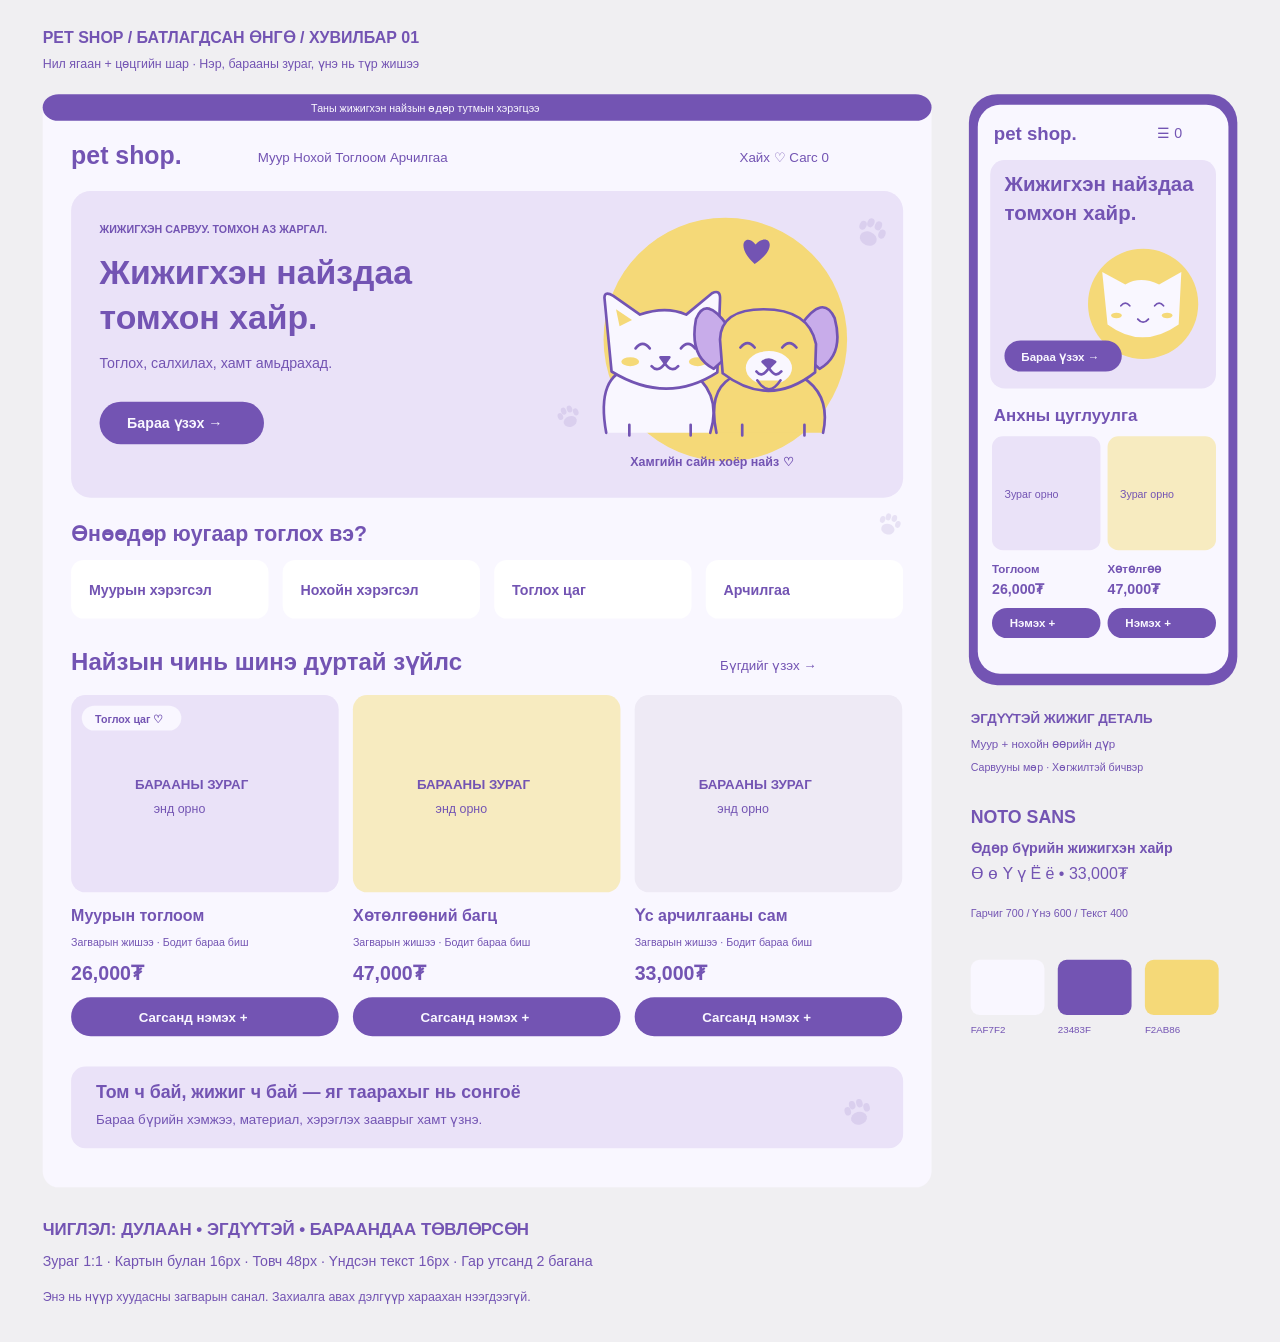
<file: design/index.html>
<!doctype html><html lang="mn"><meta charset="utf-8"><meta name="viewport" content="width=device-width,initial-scale=1"><title>Pet shop — Батлагдсан өнгө</title><style>body{margin:0;background:#F0EFF2}img{width:100%;display:block}</style><img src="pet-shop-approved.svg" alt="Нил ягаан, цөцгийн шар өнгөтэй pet shop загвар">
</file>
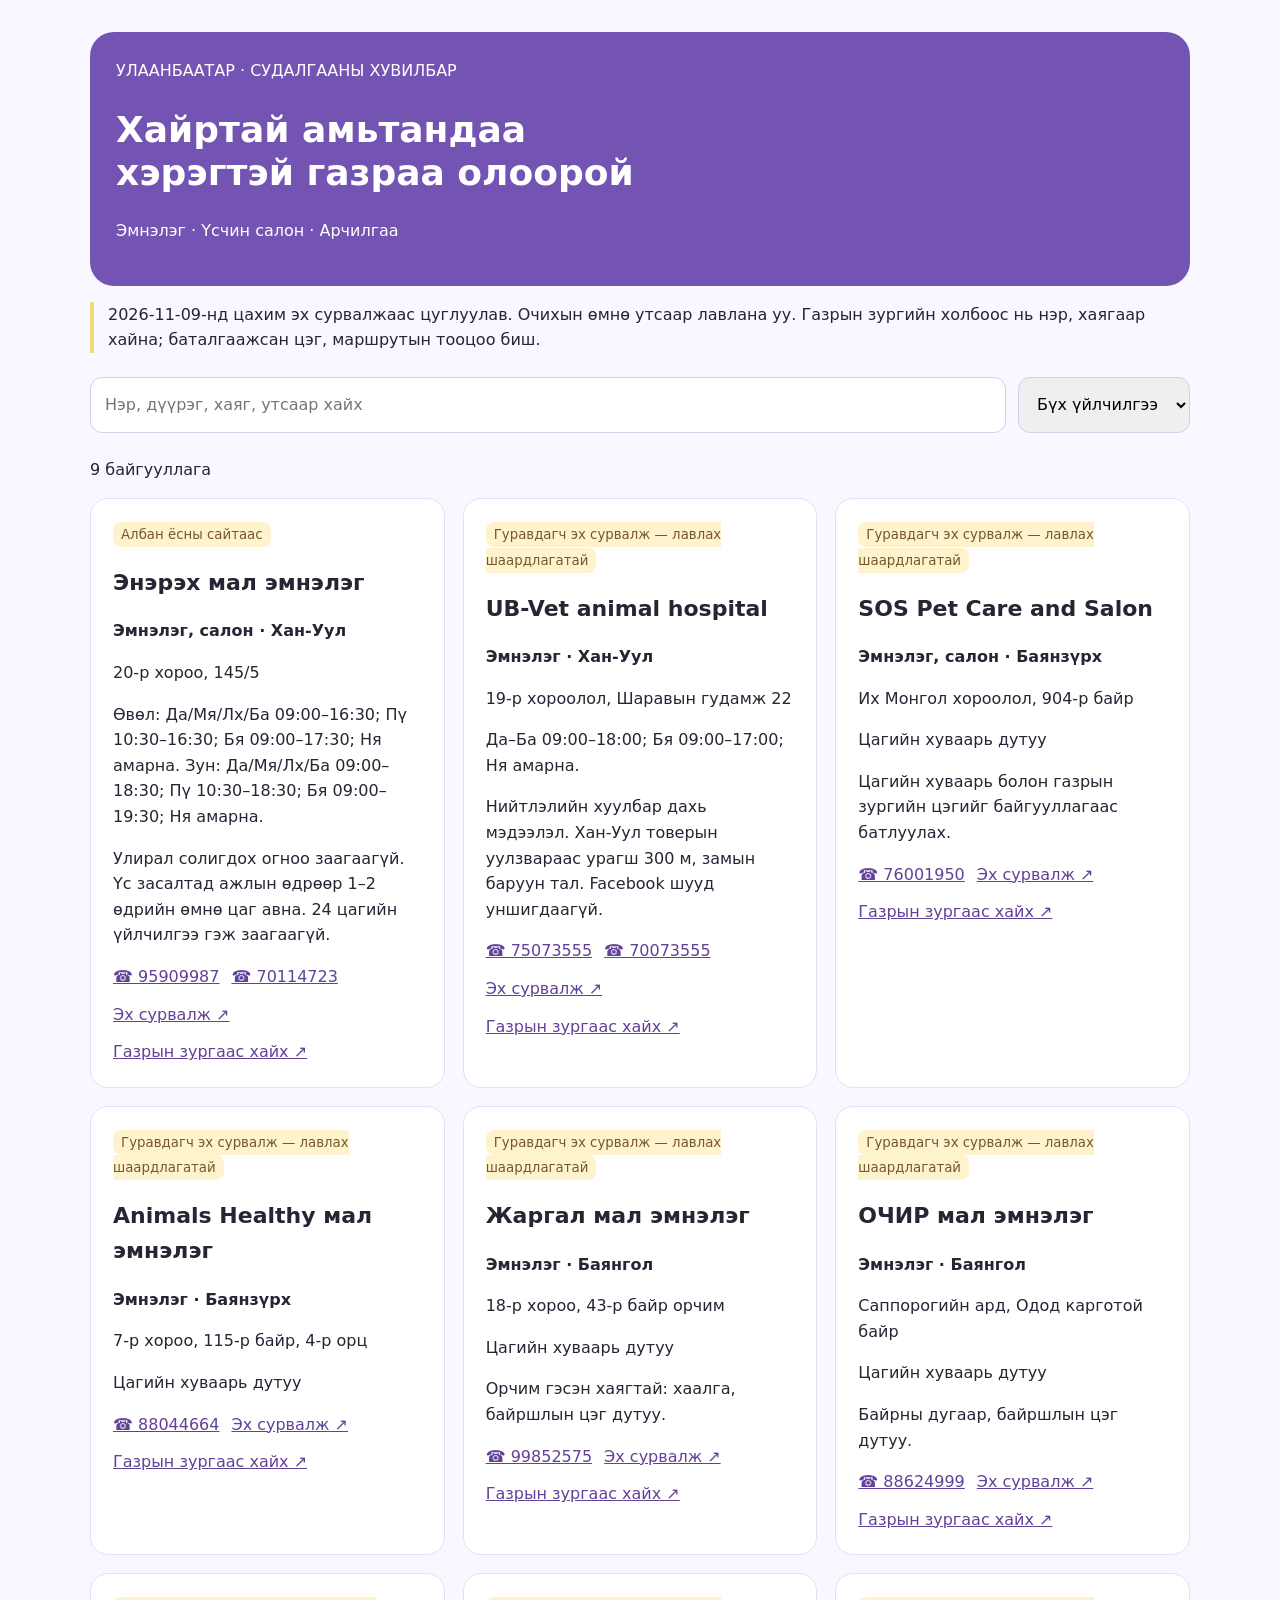
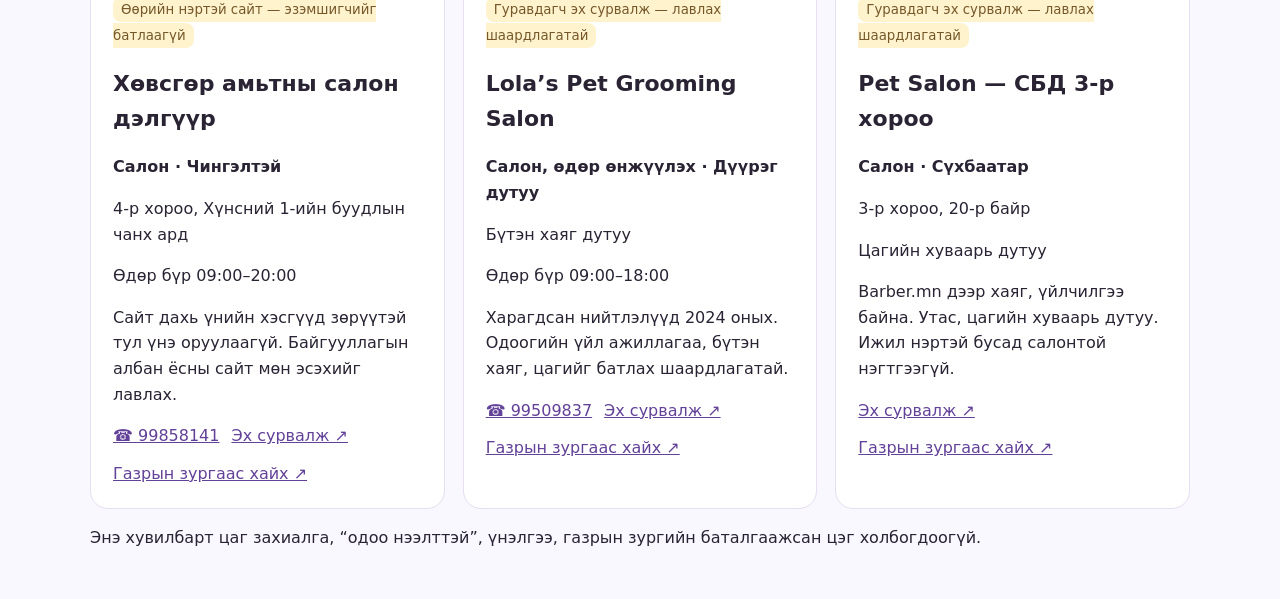
<file: research/pet-portal/index.html>
<!doctype html><html lang="mn"><meta charset="utf-8"><meta name="viewport" content="width=device-width,initial-scale=1"><title>Pet үйлчилгээ — судалгааны лавлах</title><style>body{font:16px/1.6 system-ui;background:#F9F7FF;color:#292333;margin:0}main{max-width:1100px;margin:auto;padding:32px 20px}h1{font-size:36px;line-height:1.2}header{background:#7354B3;color:white;padding:26px;border-radius:24px}input,select{padding:14px;border:1px solid #d7cce9;border-radius:12px;font:inherit;max-width:100%;box-sizing:border-box}nav{display:flex;gap:12px;flex-wrap:wrap;margin:24px 0}input{flex:1;min-width:200px}.grid{display:grid;grid-template-columns:repeat(auto-fit,minmax(min(100%,320px),1fr));gap:18px}article{background:white;border:1px solid #e6def1;border-radius:18px;padding:22px}small{color:#75582a;background:#fff3ce;padding:5px 8px;border-radius:8px}h2{font-size:22px}footer{display:flex;flex-wrap:wrap;gap:12px}a{color:#624198}p{overflow-wrap:anywhere}.notice{border-left:4px solid #F5D978;padding-left:14px}article[hidden]{display:none}</style><main><header><div>УЛААНБААТАР · СУДАЛГААНЫ ХУВИЛБАР</div><h1>Хайртай амьтандаа<br>хэрэгтэй газраа олоорой</h1><p>Эмнэлэг · Үсчин салон · Арчилгаа</p></header><p class="notice">2026-11-09-нд цахим эх сурвалжаас цуглуулав. Очихын өмнө утсаар лавлана уу. Газрын зургийн холбоос нь нэр, хаягаар хайна; баталгаажсан цэг, маршрутын тооцоо биш.</p><nav><input id="q" aria-label="Хайх" placeholder="Нэр, дүүрэг, хаяг, утсаар хайх"><select id="kind" aria-label="Үйлчилгээ"><option value="">Бүх үйлчилгээ</option>Эмнэлэг</option><option>Салон</option></select></nav><p id="count"></p><section class="grid"><article data-kind='Эмнэлэг, салон'><small>Албан ёсны сайтаас</small><h2>Энэрэх мал эмнэлэг</h2><b>Эмнэлэг, салон · Хан-Уул</b><p>20-р хороо, 145/5</p><p>Өвөл: Да/Мя/Лх/Ба 09:00–16:30; Пү 10:30–16:30; Бя 09:00–17:30; Ня амарна. Зун: Да/Мя/Лх/Ба 09:00–18:30; Пү 10:30–18:30; Бя 09:00–19:30; Ня амарна.</p><p>Улирал солигдох огноо заагаагүй. Үс засалтад ажлын өдрөөр 1–2 өдрийн өмнө цаг авна. 24 цагийн үйлчилгээ гэж заагаагүй.</p><footer><a href='tel:+97695909987'>☎ 95909987</a><a href='tel:+97670114723'>☎ 70114723</a><a target='_blank' rel='noopener' href='https://www.vetnetmn.org/work/6'>Эх сурвалж ↗</a><a target='_blank' rel='noopener' href='https://www.google.com/maps/search/?api=1&amp;query=%D0%AD%D0%BD%D1%8D%D1%80%D1%8D%D1%85%20%D0%BC%D0%B0%D0%BB%20%D1%8D%D0%BC%D0%BD%D1%8D%D0%BB%D1%8D%D0%B3%20%D0%A3%D0%BB%D0%B0%D0%B0%D0%BD%D0%B1%D0%B0%D0%B0%D1%82%D0%B0%D1%80%2020-%D1%80%20%D1%85%D0%BE%D1%80%D0%BE%D0%BE%2C%20145/5'>Газрын зургаас хайх ↗</a></footer></article><article data-kind='Эмнэлэг'><small>Гуравдагч эх сурвалж — лавлах шаардлагатай</small><h2>UB-Vet animal hospital</h2><b>Эмнэлэг · Хан-Уул</b><p>19-р хороолол, Шаравын гудамж 22</p><p>Да–Ба 09:00–18:00; Бя 09:00–17:00; Ня амарна.</p><p>Нийтлэлийн хуулбар дахь мэдээлэл. Хан-Уул товерын уулзвараас урагш 300 м, замын баруун тал. Facebook шууд уншигдаагүй.</p><footer><a href='tel:+97675073555'>☎ 75073555</a><a href='tel:+97670073555'>☎ 70073555</a><a target='_blank' rel='noopener' href='https://www.findhealthclinics.org/MN/Ulaanbaatar/261922957283104/UB-Vet-animal-hospital'>Эх сурвалж ↗</a><a target='_blank' rel='noopener' href='https://www.google.com/maps/search/?api=1&amp;query=UB-Vet%20animal%20hospital%20%D0%A3%D0%BB%D0%B0%D0%B0%D0%BD%D0%B1%D0%B0%D0%B0%D1%82%D0%B0%D1%80%2019-%D1%80%20%D1%85%D0%BE%D1%80%D0%BE%D0%BE%D0%BB%D0%BE%D0%BB%2C%20%D0%A8%D0%B0%D1%80%D0%B0%D0%B2%D1%8B%D0%BD%20%D0%B3%D1%83%D0%B4%D0%B0%D0%BC%D0%B6%2022'>Газрын зургаас хайх ↗</a></footer></article><article data-kind='Эмнэлэг, салон'><small>Гуравдагч эх сурвалж — лавлах шаардлагатай</small><h2>SOS Pet Care and Salon</h2><b>Эмнэлэг, салон · Баянзүрх</b><p>Их Монгол хороолол, 904-р байр</p><p>Цагийн хуваарь дутуу</p><p>Цагийн хуваарь болон газрын зургийн цэгийг байгууллагаас батлуулах.</p><footer><a href='tel:+97676001950'>☎ 76001950</a><a target='_blank' rel='noopener' href='https://mur-chi.vercel.app/clinics'>Эх сурвалж ↗</a><a target='_blank' rel='noopener' href='https://www.google.com/maps/search/?api=1&amp;query=SOS%20Pet%20Care%20and%20Salon%20%D0%A3%D0%BB%D0%B0%D0%B0%D0%BD%D0%B1%D0%B0%D0%B0%D1%82%D0%B0%D1%80%20%D0%98%D1%85%20%D0%9C%D0%BE%D0%BD%D0%B3%D0%BE%D0%BB%20%D1%85%D0%BE%D1%80%D0%BE%D0%BE%D0%BB%D0%BE%D0%BB%2C%20904-%D1%80%20%D0%B1%D0%B0%D0%B9%D1%80'>Газрын зургаас хайх ↗</a></footer></article><article data-kind='Эмнэлэг'><small>Гуравдагч эх сурвалж — лавлах шаардлагатай</small><h2>Animals Healthy мал эмнэлэг</h2><b>Эмнэлэг · Баянзүрх</b><p>7-р хороо, 115-р байр, 4-р орц</p><p>Цагийн хуваарь дутуу</p><p></p><footer><a href='tel:+97688044664'>☎ 88044664</a><a target='_blank' rel='noopener' href='https://mur-chi.vercel.app/clinics'>Эх сурвалж ↗</a><a target='_blank' rel='noopener' href='https://www.google.com/maps/search/?api=1&amp;query=Animals%20Healthy%20%D0%BC%D0%B0%D0%BB%20%D1%8D%D0%BC%D0%BD%D1%8D%D0%BB%D1%8D%D0%B3%20%D0%A3%D0%BB%D0%B0%D0%B0%D0%BD%D0%B1%D0%B0%D0%B0%D1%82%D0%B0%D1%80%207-%D1%80%20%D1%85%D0%BE%D1%80%D0%BE%D0%BE%2C%20115-%D1%80%20%D0%B1%D0%B0%D0%B9%D1%80%2C%204-%D1%80%20%D0%BE%D1%80%D1%86'>Газрын зургаас хайх ↗</a></footer></article><article data-kind='Эмнэлэг'><small>Гуравдагч эх сурвалж — лавлах шаардлагатай</small><h2>Жаргал мал эмнэлэг</h2><b>Эмнэлэг · Баянгол</b><p>18-р хороо, 43-р байр орчим</p><p>Цагийн хуваарь дутуу</p><p>Орчим гэсэн хаягтай: хаалга, байршлын цэг дутуу.</p><footer><a href='tel:+97699852575'>☎ 99852575</a><a target='_blank' rel='noopener' href='https://mur-chi.vercel.app/clinics'>Эх сурвалж ↗</a><a target='_blank' rel='noopener' href='https://www.google.com/maps/search/?api=1&amp;query=%D0%96%D0%B0%D1%80%D0%B3%D0%B0%D0%BB%20%D0%BC%D0%B0%D0%BB%20%D1%8D%D0%BC%D0%BD%D1%8D%D0%BB%D1%8D%D0%B3%20%D0%A3%D0%BB%D0%B0%D0%B0%D0%BD%D0%B1%D0%B0%D0%B0%D1%82%D0%B0%D1%80%2018-%D1%80%20%D1%85%D0%BE%D1%80%D0%BE%D0%BE%2C%2043-%D1%80%20%D0%B1%D0%B0%D0%B9%D1%80%20%D0%BE%D1%80%D1%87%D0%B8%D0%BC'>Газрын зургаас хайх ↗</a></footer></article><article data-kind='Эмнэлэг'><small>Гуравдагч эх сурвалж — лавлах шаардлагатай</small><h2>ОЧИР мал эмнэлэг</h2><b>Эмнэлэг · Баянгол</b><p>Саппорогийн ард, Одод карготой байр</p><p>Цагийн хуваарь дутуу</p><p>Байрны дугаар, байршлын цэг дутуу.</p><footer><a href='tel:+97688624999'>☎ 88624999</a><a target='_blank' rel='noopener' href='https://mur-chi.vercel.app/clinics'>Эх сурвалж ↗</a><a target='_blank' rel='noopener' href='https://www.google.com/maps/search/?api=1&amp;query=%D0%9E%D0%A7%D0%98%D0%A0%20%D0%BC%D0%B0%D0%BB%20%D1%8D%D0%BC%D0%BD%D1%8D%D0%BB%D1%8D%D0%B3%20%D0%A3%D0%BB%D0%B0%D0%B0%D0%BD%D0%B1%D0%B0%D0%B0%D1%82%D0%B0%D1%80%20%D0%A1%D0%B0%D0%BF%D0%BF%D0%BE%D1%80%D0%BE%D0%B3%D0%B8%D0%B9%D0%BD%20%D0%B0%D1%80%D0%B4%2C%20%D0%9E%D0%B4%D0%BE%D0%B4%20%D0%BA%D0%B0%D1%80%D0%B3%D0%BE%D1%82%D0%BE%D0%B9%20%D0%B1%D0%B0%D0%B9%D1%80'>Газрын зургаас хайх ↗</a></footer></article><article data-kind='Салон'><small>Өөрийн нэртэй сайт — эзэмшигчийг батлаагүй</small><h2>Хөвсгөр амьтны салон дэлгүүр</h2><b>Салон · Чингэлтэй</b><p>4-р хороо, Хүнсний 1-ийн буудлын чанх ард</p><p>Өдөр бүр 09:00–20:00</p><p>Сайт дахь үнийн хэсгүүд зөрүүтэй тул үнэ оруулаагүй. Байгууллагын албан ёсны сайт мөн эсэхийг лавлах.</p><footer><a href='tel:+97699858141'>☎ 99858141</a><a target='_blank' rel='noopener' href='https://huvsgur-pet-salon.pages.dev/'>Эх сурвалж ↗</a><a target='_blank' rel='noopener' href='https://www.google.com/maps/search/?api=1&amp;query=%D0%A5%D3%A9%D0%B2%D1%81%D0%B3%D3%A9%D1%80%20%D0%B0%D0%BC%D1%8C%D1%82%D0%BD%D1%8B%20%D1%81%D0%B0%D0%BB%D0%BE%D0%BD%20%D0%B4%D1%8D%D0%BB%D0%B3%D2%AF%D2%AF%D1%80%20%D0%A3%D0%BB%D0%B0%D0%B0%D0%BD%D0%B1%D0%B0%D0%B0%D1%82%D0%B0%D1%80%204-%D1%80%20%D1%85%D0%BE%D1%80%D0%BE%D0%BE%2C%20%D0%A5%D2%AF%D0%BD%D1%81%D0%BD%D0%B8%D0%B9%201-%D0%B8%D0%B9%D0%BD%20%D0%B1%D1%83%D1%83%D0%B4%D0%BB%D1%8B%D0%BD%20%D1%87%D0%B0%D0%BD%D1%85%20%D0%B0%D1%80%D0%B4'>Газрын зургаас хайх ↗</a></footer></article><article data-kind='Салон, өдөр өнжүүлэх'><small>Гуравдагч эх сурвалж — лавлах шаардлагатай</small><h2>Lola’s Pet Grooming Salon</h2><b>Салон, өдөр өнжүүлэх · Дүүрэг дутуу</b><p>Бүтэн хаяг дутуу</p><p>Өдөр бүр 09:00–18:00</p><p>Харагдсан нийтлэлүүд 2024 оных. Одоогийн үйл ажиллагаа, бүтэн хаяг, цагийг батлах шаардлагатай.</p><footer><a href='tel:+97699509837'>☎ 99509837</a><a target='_blank' rel='noopener' href='https://www.findglocal.com/MN/Ulaanbaatar/104278396067656/Lola%E2%80%99s-Pet-Grooming-Salon'>Эх сурвалж ↗</a><a target='_blank' rel='noopener' href='https://www.google.com/maps/search/?api=1&amp;query=Lola%E2%80%99s%20Pet%20Grooming%20Salon%20%D0%A3%D0%BB%D0%B0%D0%B0%D0%BD%D0%B1%D0%B0%D0%B0%D1%82%D0%B0%D1%80%20'>Газрын зургаас хайх ↗</a></footer></article><article data-kind='Салон'><small>Гуравдагч эх сурвалж — лавлах шаардлагатай</small><h2>Pet Salon — СБД 3-р хороо</h2><b>Салон · Сүхбаатар</b><p>3-р хороо, 20-р байр</p><p>Цагийн хуваарь дутуу</p><p>Barber.mn дээр хаяг, үйлчилгээ байна. Утас, цагийн хуваарь дутуу. Ижил нэртэй бусад салонтой нэгтгээгүй.</p><footer><a target='_blank' rel='noopener' href='https://www.barber.mn/3109'>Эх сурвалж ↗</a><a target='_blank' rel='noopener' href='https://www.google.com/maps/search/?api=1&amp;query=Pet%20Salon%20%E2%80%94%20%D0%A1%D0%91%D0%94%203-%D1%80%20%D1%85%D0%BE%D1%80%D0%BE%D0%BE%20%D0%A3%D0%BB%D0%B0%D0%B0%D0%BD%D0%B1%D0%B0%D0%B0%D1%82%D0%B0%D1%80%203-%D1%80%20%D1%85%D0%BE%D1%80%D0%BE%D0%BE%2C%2020-%D1%80%20%D0%B1%D0%B0%D0%B9%D1%80'>Газрын зургаас хайх ↗</a></footer></article></section><p>Энэ хувилбарт цаг захиалга, “одоо нээлттэй”, үнэлгээ, газрын зургийн баталгаажсан цэг холбогдоогүй.</p></main><script>const cards=[...document.querySelectorAll('article')];function filter(){let n=0;for(const c of cards){c.hidden=!(c.textContent.toLowerCase().includes(q.value.toLowerCase())&&c.dataset.kind.includes(kind.value));if(!c.hidden)n++}count.textContent=n+' байгууллага'}q.oninput=filter;kind.onchange=filter;filter();</script></html>
</file>
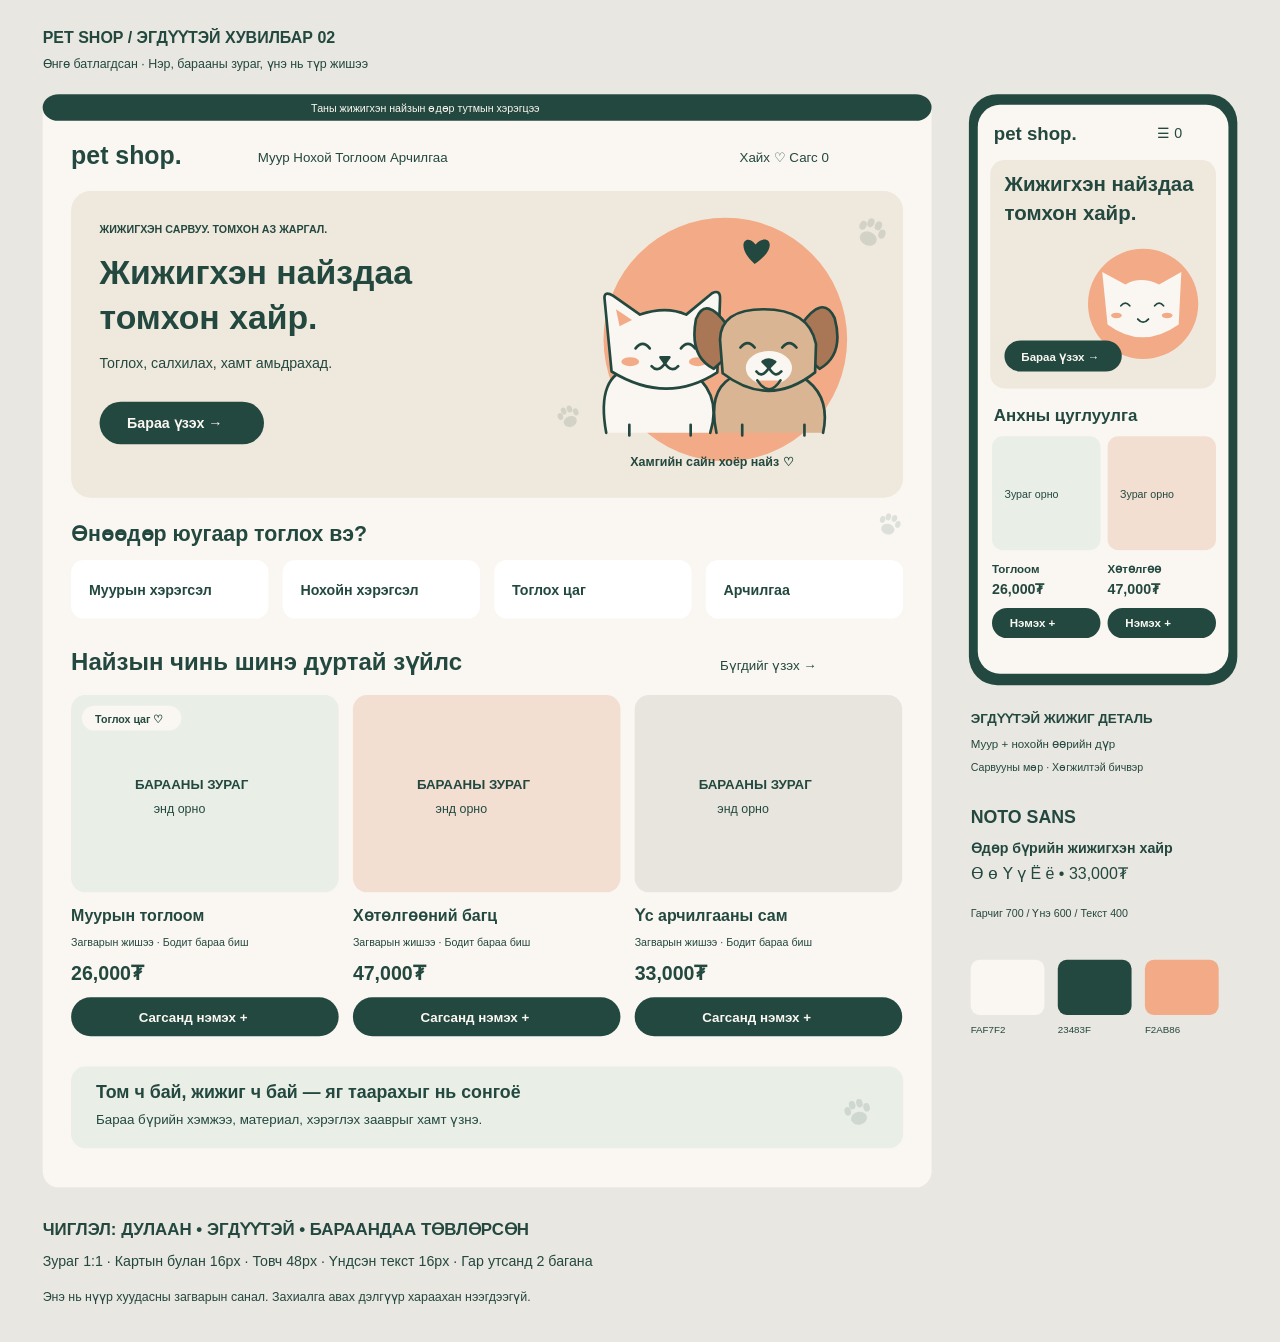
<file: design/cute-preview.html>
<!doctype html><html lang="mn"><meta charset="utf-8"><meta name="viewport" content="width=device-width,initial-scale=1"><title>Pet shop — Эгдүүтэй загвар</title><style>body{margin:0;background:#e9e7e1}img{width:100%;display:block}</style><img src="pet-shop-cute.svg" alt="Эгдүүтэй pet shop загвар">
</file>
